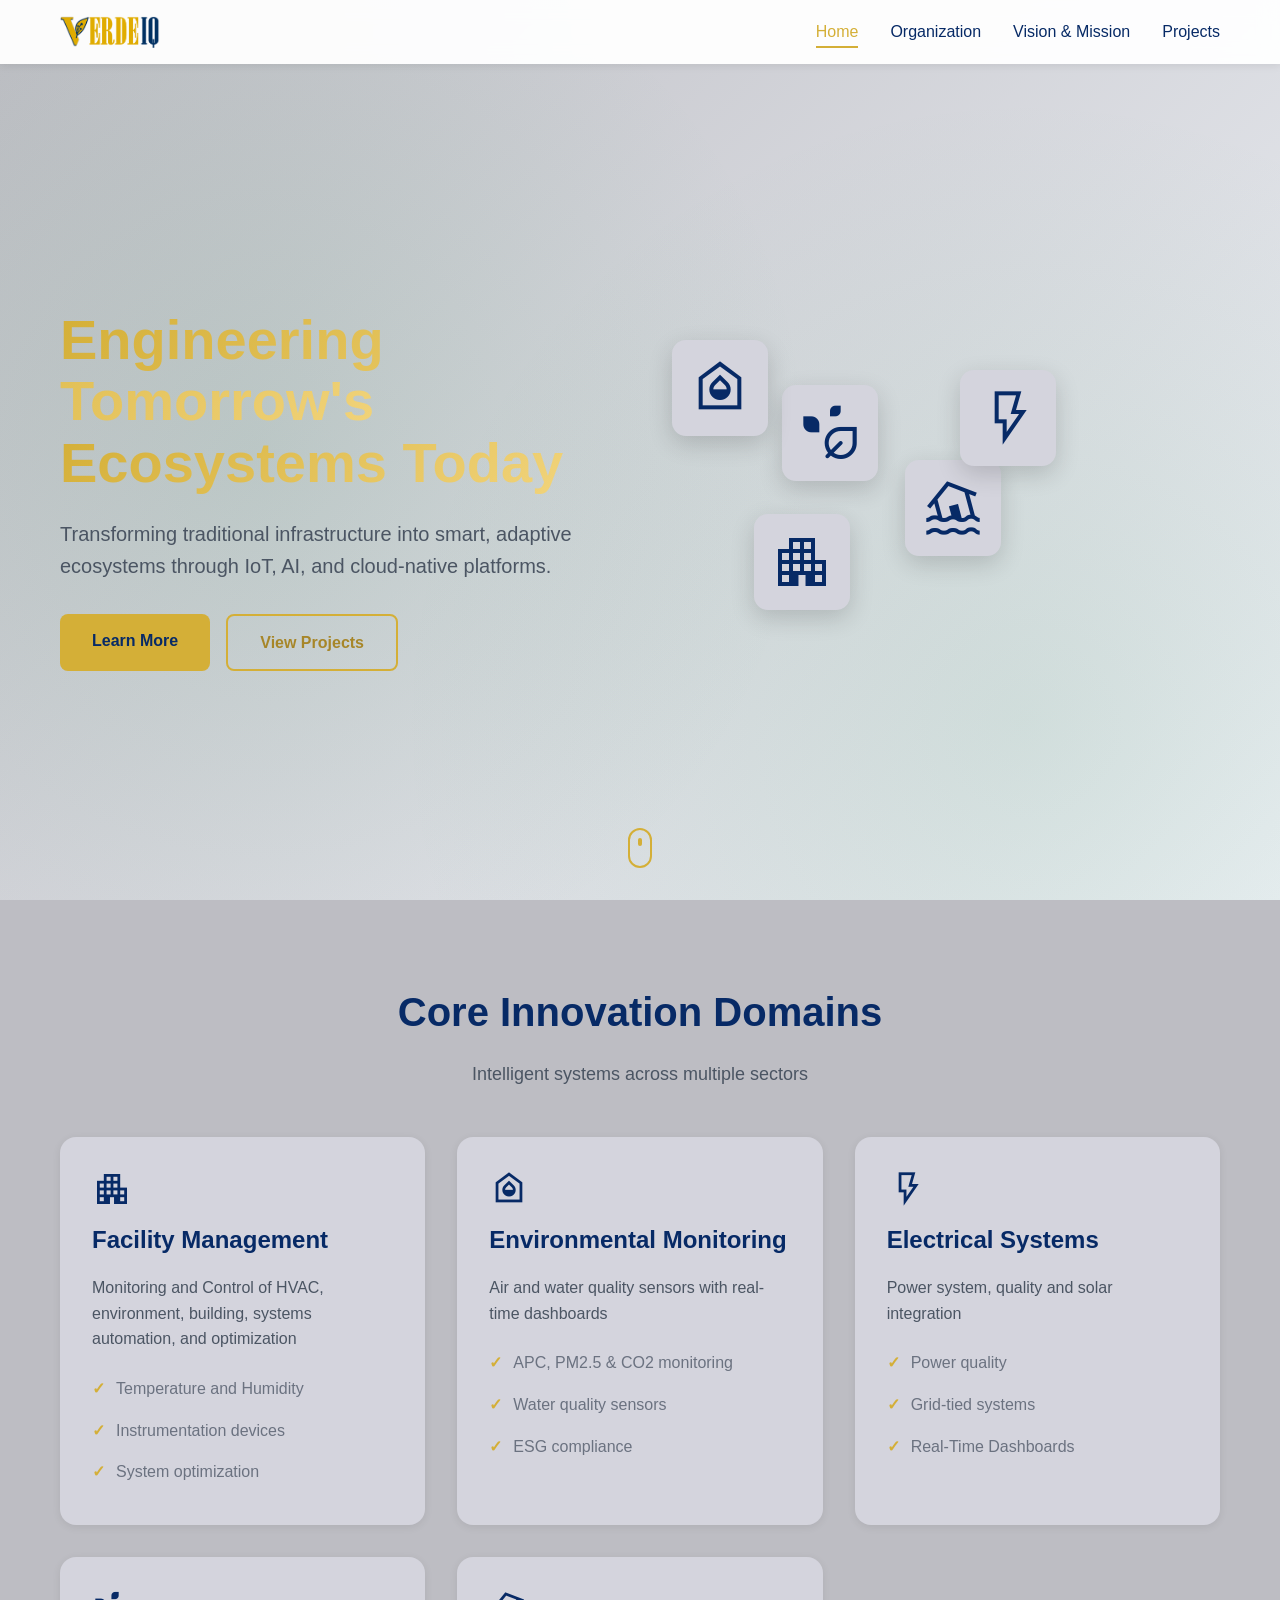
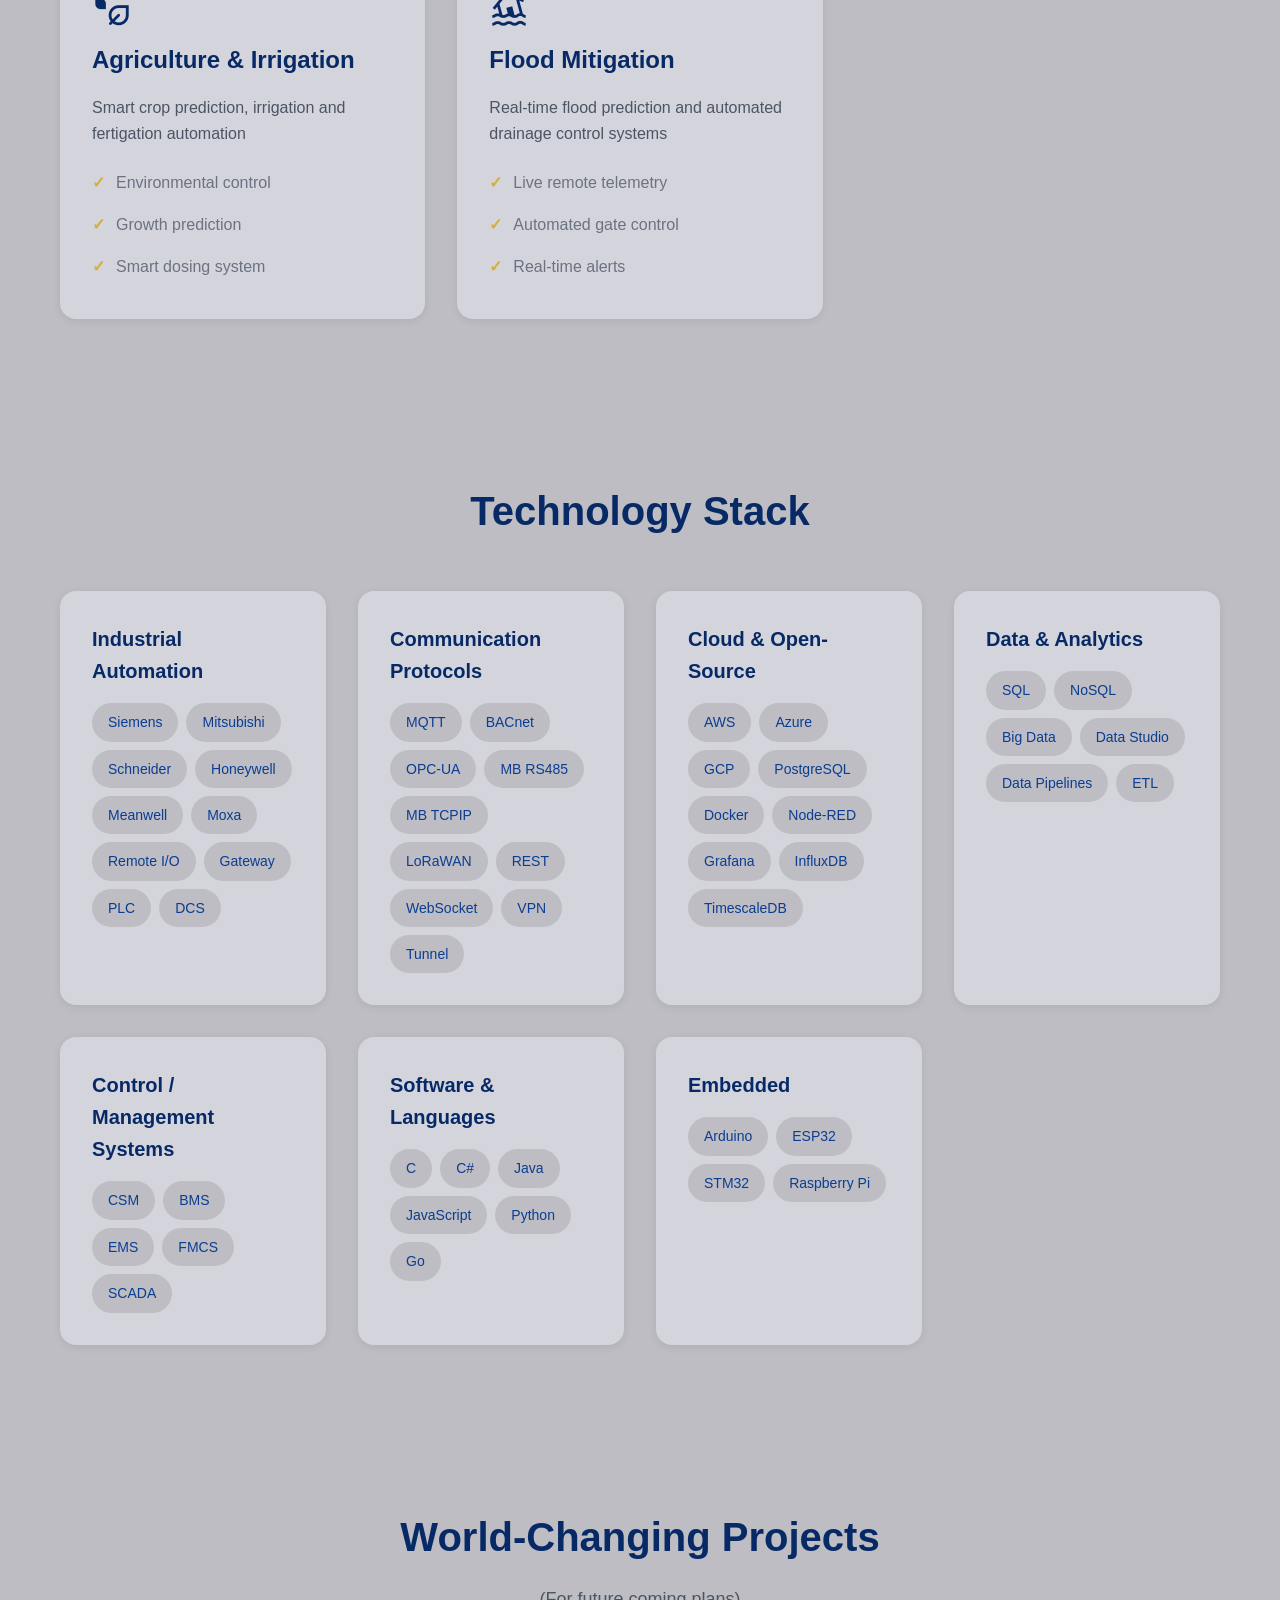
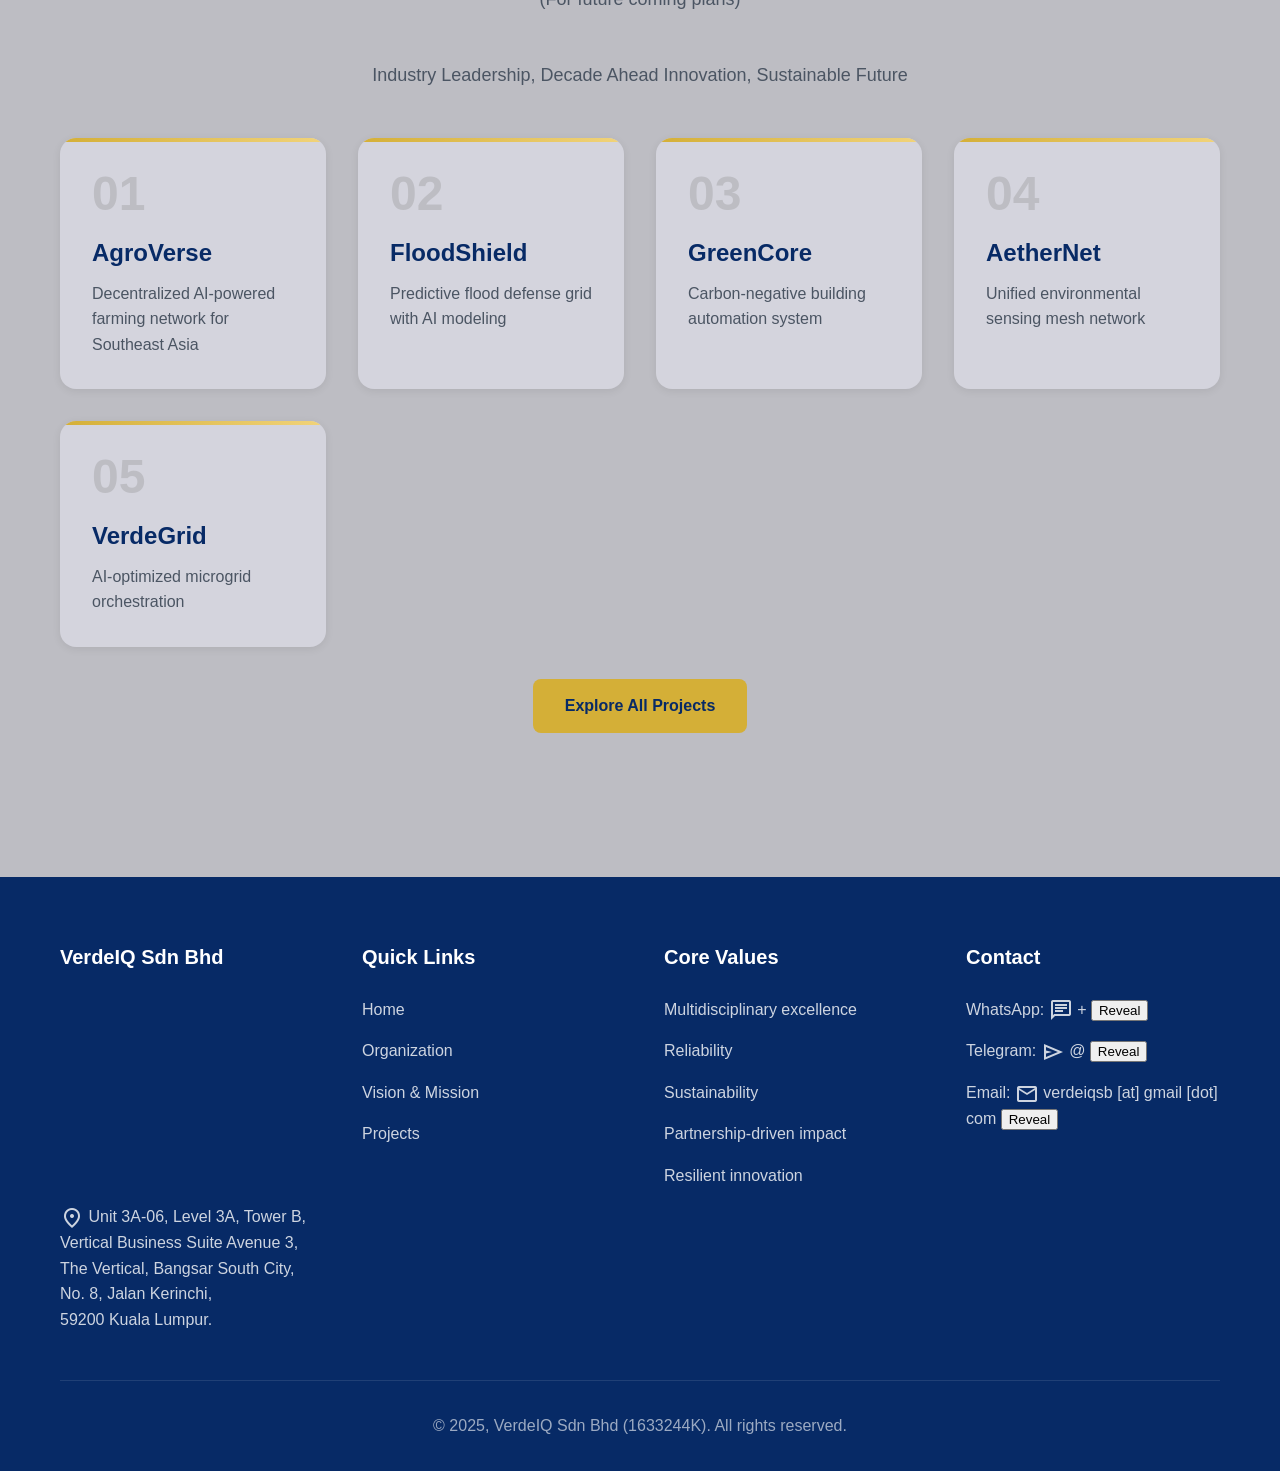
<file: index.html>
<!DOCTYPE html>
<html lang="en">
<head>
    <meta charset="UTF-8">
    <meta name="viewport" content="width=device-width, initial-scale=1.0">
    <title>VerdeIQ Sdn Bhd - Engineering Tomorrow's Ecosystems Today</title>
    <link rel="icon" type="image/png" href="app.png">
    <meta name="description" content="VerdeIQ Sdn Bhd: Intelligent systems for agriculture, irrigation, flood mitigation, environmental monitoring, and facility management.">
    <link rel="stylesheet" href="styles.css">
    <link href="https://fonts.googleapis.com/css2?family=Material+Symbols+Outlined" rel="stylesheet">
</head>
<body>
    <div data-include="includes/header.html"></div>

    <!-- Hero Section -->
    <section class="hero">
        <div class="hero-background">
            <div class="hero-pattern"></div>
        </div>
        <div class="container">
            <div class="hero-content">
                <h1 class="hero-title animate-fade-in">
                    <span class="highlight">Engineering Tomorrow's</span>
                    <span class="highlight">Ecosystems Today</span>
                </h1>
                <p class="hero-subtitle animate-fade-in-delay">
                    Transforming traditional infrastructure into smart, adaptive ecosystems through IoT, AI, and cloud-native platforms.
                </p>
                <div class="hero-buttons animate-fade-in-delay-2">
                    <a href="about.html" class="btn btn-primary">Learn More</a>
                    <a href="projects.html" class="btn btn-secondary">View Projects</a>
                </div>
            </div>
            <div class="hero-visual">
                <div class="floating-card card-1">
                    <div class="card-icon">
                        <span class="material-symbols-outlined icon-svg floating-icon">temp_preferences_eco</span>
                        <div class="card-text">Smart Agriculture</div>
                    </div>
                </div>
                <div class="floating-card card-2">
                    <div class="card-icon">
                        <span class="material-symbols-outlined icon-svg floating-icon">flood</span>
                        <div class="card-text">Flood Mitigation</div>
                    </div>
                </div>
                <div class="floating-card card-3">
                    <div class="card-icon">
                        <span class="material-symbols-outlined icon-svg floating-icon">apartment</span>
                    <div class="card-text">Facility Management</div>
                    </div>
                </div>
                <div class="floating-card card-4">
                    <div class="card-icon">
                        <span class="material-symbols-outlined icon-svg floating-icon">flash_on</span>
                        <div class="card-text">Electrical Systems</div>
                    </div>
                </div>
                <div class="floating-card card-5">
                    <div class="card-icon">
                        <span class="material-symbols-outlined icon-svg floating-icon">humidity_indoor</span>
                        <div class="card-text">Environmental Monitoring</div>
                    </div>
                </div>
            </div>
        </div>
        <div class="scroll-indicator">
            <div class="mouse"></div>
        </div>
    </section>

    <!-- Core Domains Section -->
    <section class="domains-section" id="domains">
        <div class="container">
            <h2 class="section-title">Core Innovation Domains</h2>
            <p class="section-subtitle">Intelligent systems across multiple sectors</p>
            <div class="domains-grid">
                <div class="domain-card" data-domain="facility">
                    <div class="domain-icon">
                        <span class="material-symbols-outlined icon-svg domain-icon-img">apartment</span>
                    </div>
                    <h3>Facility Management</h3>
                    <p>Monitoring and Control of HVAC, environment, building, systems automation, and optimization</p>
                    <ul class="domain-features">
                        <li>Temperature and Humidity</li>
                        <li>Instrumentation devices</li>
                        <li>System optimization</li>
                    </ul>
                </div>
                <div class="domain-card" data-domain="environment">
                    <div class="domain-icon">
                        <span class="material-symbols-outlined icon-svg domain-icon-img">humidity_indoor</span>
                    </div>
                    <h3>Environmental Monitoring</h3>
                    <p>Air and water quality sensors with real-time dashboards</p>
                    <ul class="domain-features">
                        <li>APC, PM2.5 & CO2 monitoring</li>
                        <li>Water quality sensors</li>
                        <li>ESG compliance</li>
                    </ul>
                </div>
                <div class="domain-card" data-domain="electrical">
                    <div class="domain-icon">
                        <span class="material-symbols-outlined icon-svg domain-icon-img">flash_on</span>
                    </div>
                    <h3>Electrical Systems</h3>
                    <p>Power system, quality and solar integration</p>
                    <ul class="domain-features">
                        <li>Power quality</li>
                        <li>Grid-tied systems</li>
                        <li>Real-Time Dashboards</li>
                    </ul>
                </div>
                <div class="domain-card" data-domain="agriculture">
                    <div class="domain-icon">
                        <span class="material-symbols-outlined icon-svg domain-icon-img">temp_preferences_eco</span>
                    </div>
                    <h3>Agriculture & Irrigation</h3>
                    <p>Smart crop prediction, irrigation and fertigation automation</p>
                    <ul class="domain-features">
                        <li>Environmental control</li>
                        <li>Growth prediction</li>
                        <li>Smart dosing system</li>
                    </ul>
                </div>
                <div class="domain-card" data-domain="flood">
                    <div class="domain-icon">
                        <span class="material-symbols-outlined icon-svg domain-icon-img">flood</span>
                    </div>
                    <h3>Flood Mitigation</h3>
                    <p>Real-time flood prediction and automated drainage control systems</p>
                    <ul class="domain-features">
                        <li>Live remote telemetry</li>
                        <li>Automated gate control</li>
                        <li>Real-time alerts</li>
                    </ul>
                </div>
            </div>
        </div>
    </section>


    <div data-include="includes/tech-stack.html"></div>

    <!-- Open Source & Community -- >
    <section class="content-section">
        <div class="container">
            <div class="content-card">
                <h2>Open Source & Community</h2>
                <p>We build on and contribute to established open-source projects and maintain community integrations.</p>
                <ul class="open-source-list">
                    <li><strong>Home Assistant</strong> — integrations and device drivers</li>
                    <li><strong>Node-RED</strong> — flow-based automation templates</li>
                    <li><strong>Grafana</strong> — dashboards and visualizations</li>
                    <li><strong>InfluxDB</strong> — time-series ingestion connectors</li>
                </ul>
            </div>
        </div>
    </section> -->

    <!-- Top Projects Preview -->
    <section class="projects-preview">
        <div class="container">
            <h2 class="section-title">World-Changing Projects</h2>
            <p class="section-subtitle">(For future coming plans)</p>
            <p class="section-subtitle">Industry Leadership, Decade Ahead Innovation, Sustainable Future</p>

            <div class="projects-grid">
                <div class="project-card">
                    <div class="project-number">01</div>    
                    <h3>AgroVerse</h3>
                    <p>Decentralized AI-powered farming network for Southeast Asia</p>
                </div>
                <div class="project-card">
                    <div class="project-number">02</div>
                    <h3>FloodShield</h3>
                    <p>Predictive flood defense grid with AI modeling</p>
                </div>
                <div class="project-card">
                    <div class="project-number">03</div>
                    <h3>GreenCore</h3>
                    <p>Carbon-negative building automation system</p>
                </div>
                <div class="project-card">
                    <div class="project-number">04</div>
                    <h3>AetherNet</h3>
                    <p>Unified environmental sensing mesh network</p>
                </div>
                <div class="project-card">
                    <div class="project-number">05</div>
                    <h3>VerdeGrid</h3>
                    <p>AI-optimized microgrid orchestration</p>
                </div>
            </div>
            <div class="text-center">
                <a href="projects.html" class="btn btn-primary">Explore All Projects</a>
            </div>
        </div>
    </section>

    <div data-include="includes/footer.html"></div>

    <script src="include.js"></script>
    <script src="script.js"></script>
</body>
</html>
</file>
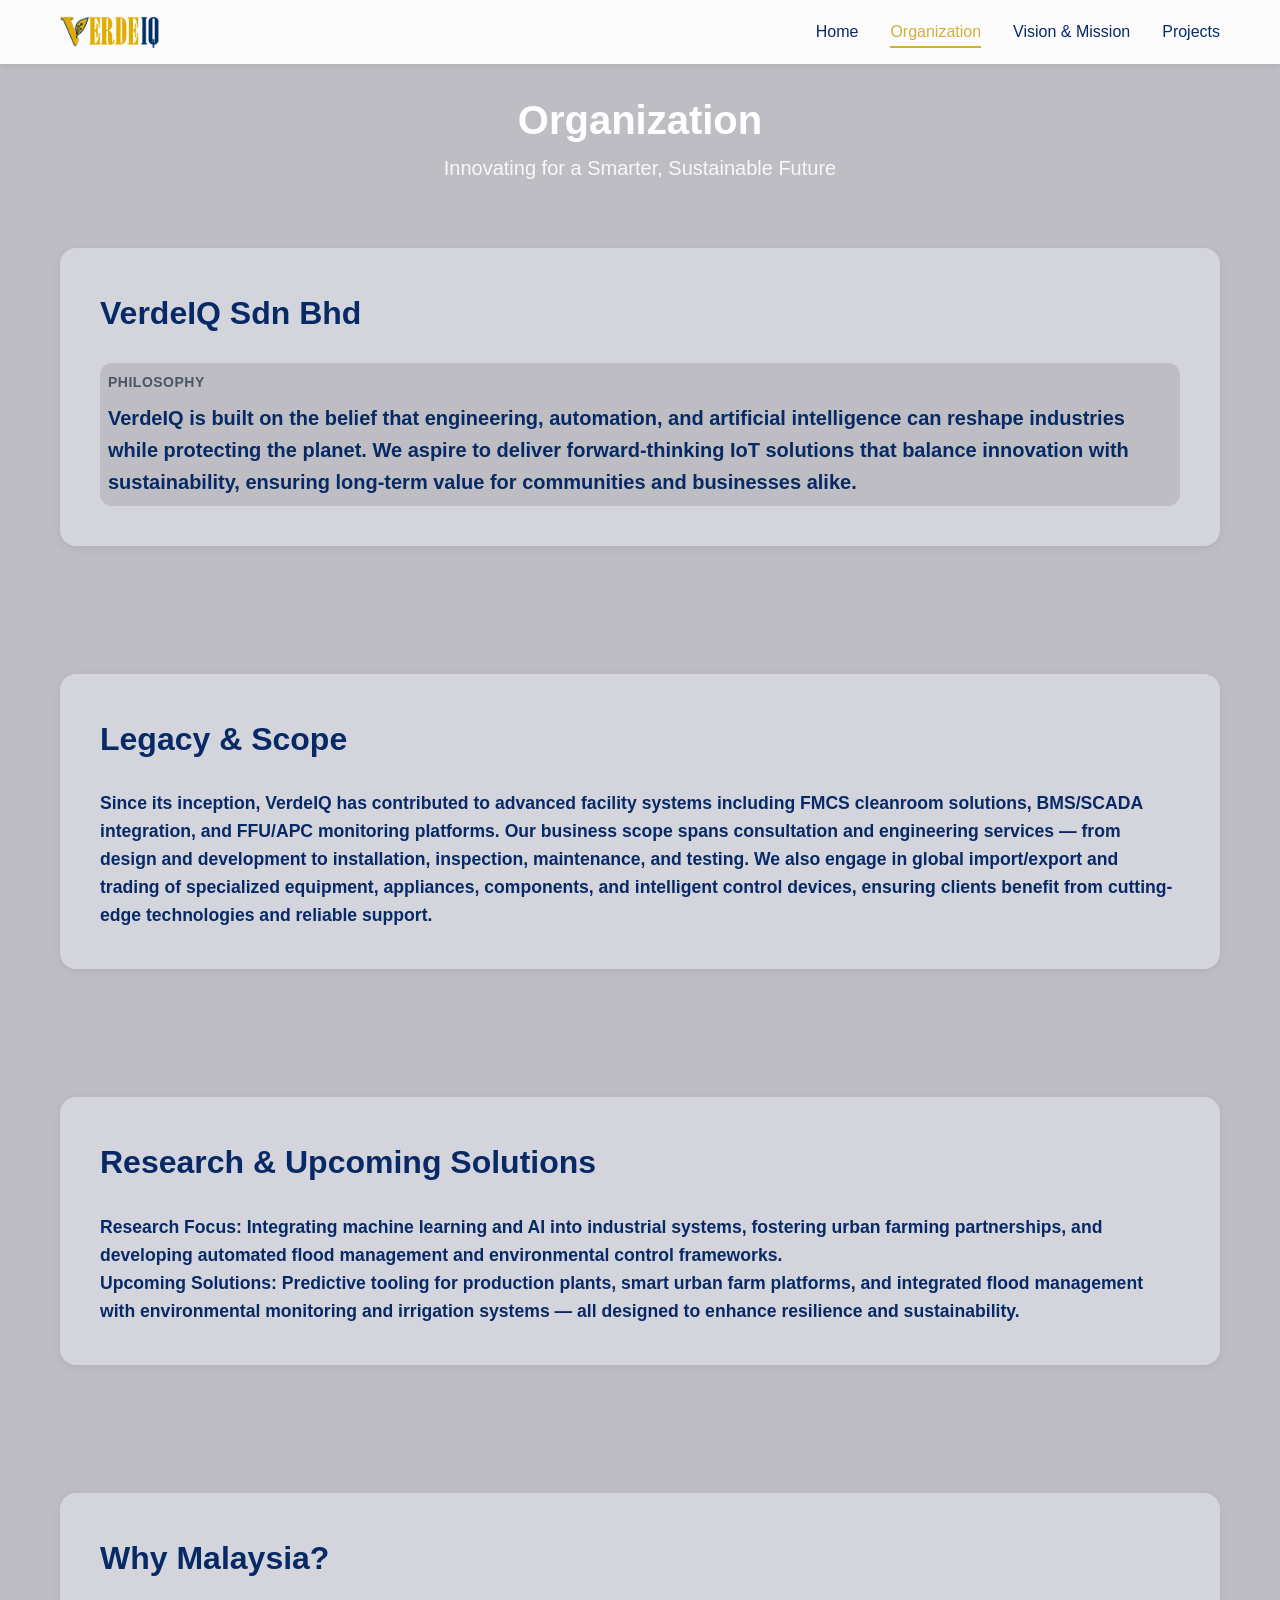
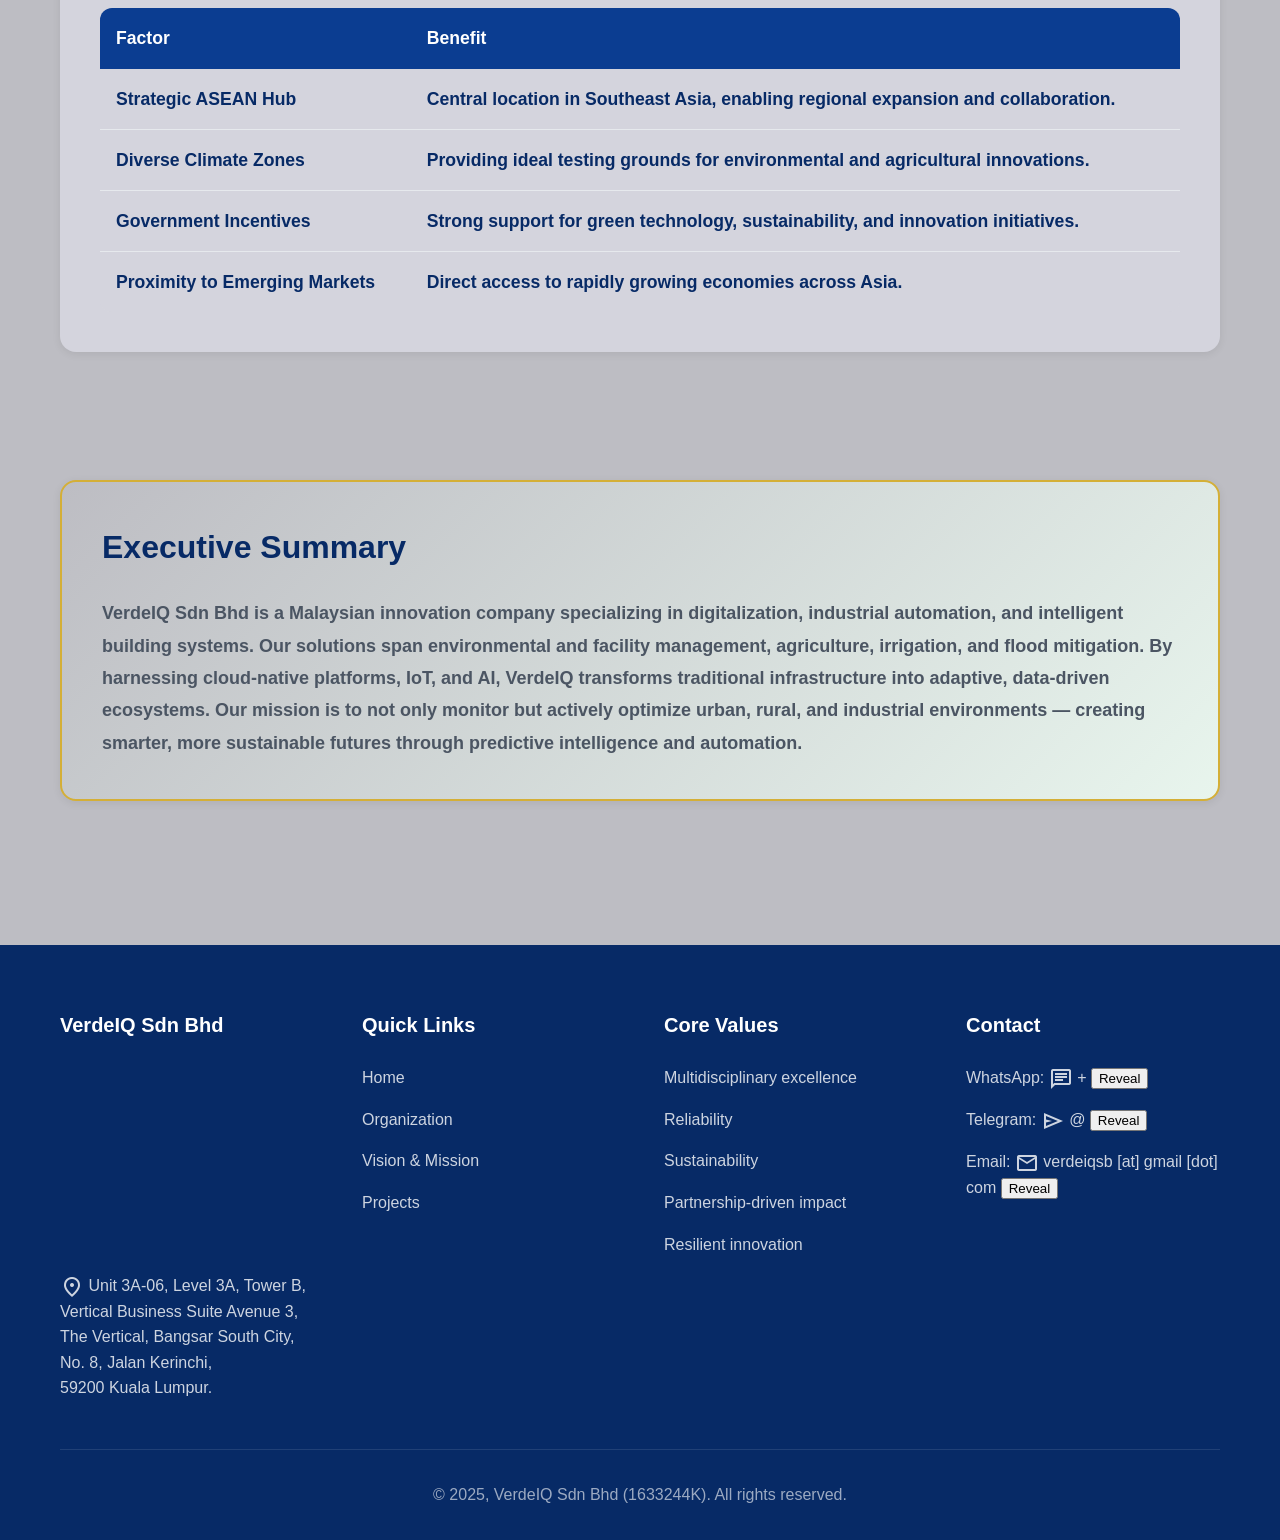
<file: about.html>
<!DOCTYPE html>
<html lang="en">
<head>
    <meta charset="UTF-8">
    <meta name="viewport" content="width=device-width, initial-scale=1.0">
    <title>Organization - VerdeIQ Sdn Bhd</title>
    <link rel="icon" type="image/png" href="app.png">
    <meta name="description" content="Discover VerdeIQ Sdn Bhd: a Malaysian innovation company driving IoT, AI, and sustainable engineering solutions.">
    <link rel="stylesheet" href="styles.css">
    <link href="https://fonts.googleapis.com/css2?family=Material+Symbols+Outlined" rel="stylesheet">
</head>
<body>
    <div data-include="includes/header.html"></div>

    <!-- Page Header -->
    <section class="page-header">
        <div class="container">
            <h1 class="page-title">Organization</h1>
            <p class="page-subtitle">Innovating for a Smarter, Sustainable Future</p>
        </div>
    </section>

    <!-- Company Background -->
    <section class="content-section">
        <div class="container">
            <div class="content-card">
                <h2>VerdeIQ Sdn Bhd</h2>
                <div class="info-item">
                    <div class="info-label">Philosophy</div>
                    <div class="info-value">
                        VerdeIQ is built on the belief that engineering, automation, and artificial intelligence can reshape industries while protecting the planet. We aspire to deliver forward-thinking IoT solutions that balance innovation with sustainability, ensuring long-term value for communities and businesses alike.
                    </div>
                </div>
            </div>
        </div>
    </section>

    <!-- Legacy & Business Scope -->
    <section class="content-section">
        <div class="container">
            <div class="content-card">
                <h2>Legacy & Scope</h2>
                <p>
                    Since its inception, VerdeIQ has contributed to advanced facility systems including FMCS cleanroom solutions, BMS/SCADA integration, and FFU/APC monitoring platforms. Our business scope spans consultation and engineering services — from design and development to installation, inspection, maintenance, and testing. We also engage in global import/export and trading of specialized equipment, appliances, components, and intelligent control devices, ensuring clients benefit from cutting-edge technologies and reliable support.
                </p>
            </div>
        </div>
    </section>

    <!-- Research & Upcoming Solutions -->
    <section class="content-section">
        <div class="container">
            <div class="content-card">
                <h2>Research & Upcoming Solutions</h2>
                <p><strong>Research Focus:</strong> Integrating machine learning and AI into industrial systems, fostering urban farming partnerships, and developing automated flood management and environmental control frameworks.</p>
                <p><strong>Upcoming Solutions:</strong> Predictive tooling for production plants, smart urban farm platforms, and integrated flood management with environmental monitoring and irrigation systems — all designed to enhance resilience and sustainability.</p>
            </div>
        </div>
    </section>


    <!-- Why Malaysia -->
    <section class="content-section">
        <div class="container">
            <div class="content-card">
                <h2>Why Malaysia?</h2>
                <div class="table-responsive">
                    <table class="data-table">
                        <thead>
                            <tr>
                                <th>Factor</th>
                                <th>Benefit</th>
                            </tr>
                        </thead>
                        <tbody>
                            <tr>
                                <td>Strategic ASEAN Hub</td>
                                <td>Central location in Southeast Asia, enabling regional expansion and collaboration.</td>
                            </tr>
                            <tr>
                                <td>Diverse Climate Zones</td>
                                <td>Providing ideal testing grounds for environmental and agricultural innovations.</td>
                            </tr>
                            <tr>
                                <td>Government Incentives</td>
                                <td>Strong support for green technology, sustainability, and innovation initiatives.</td>
                            </tr>
                            <tr>
                                <td>Proximity to Emerging Markets</td>
                                <td>Direct access to rapidly growing economies across Asia.</td>
                            </tr>
                        </tbody>
                    </table>
                </div>
            </div>
        </div>
    </section>

    <!-- Executive Summary -->
    <section class="content-section">
        <div class="container">
            <div class="content-card highlight-card">
                <h2>Executive Summary</h2>
                <p class="lead-text">
                    VerdeIQ Sdn Bhd is a Malaysian innovation company specializing in digitalization, industrial automation, and intelligent building systems. Our solutions span environmental and facility management, agriculture, irrigation, and flood mitigation. By harnessing cloud-native platforms, IoT, and AI, VerdeIQ transforms traditional infrastructure into adaptive, data-driven ecosystems. Our mission is to not only monitor but actively optimize urban, rural, and industrial environments — creating smarter, more sustainable futures through predictive intelligence and automation.
                </p>
            </div>
        </div>
    </section>

    <div data-include="includes/footer.html"></div>

    <script src="include.js"></script>
    <script src="script.js"></script>
</body>
</html>
</file>
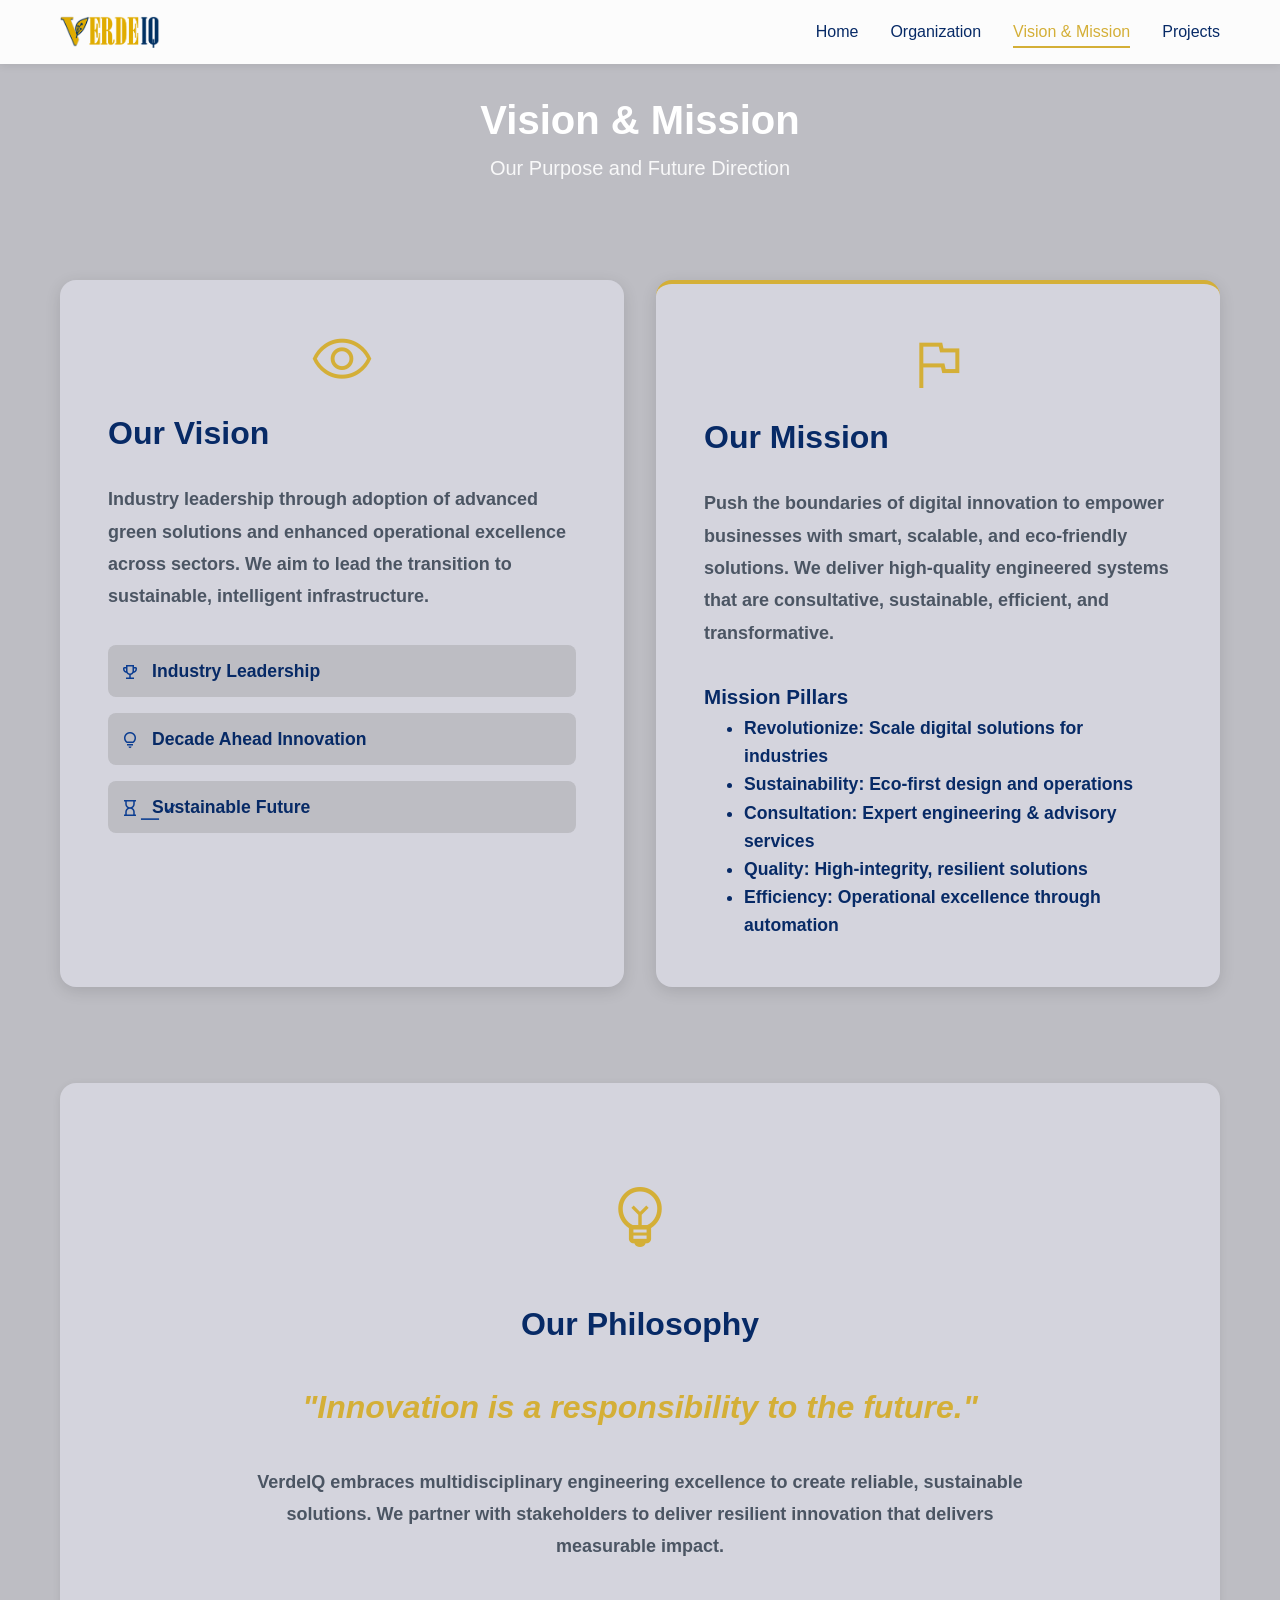
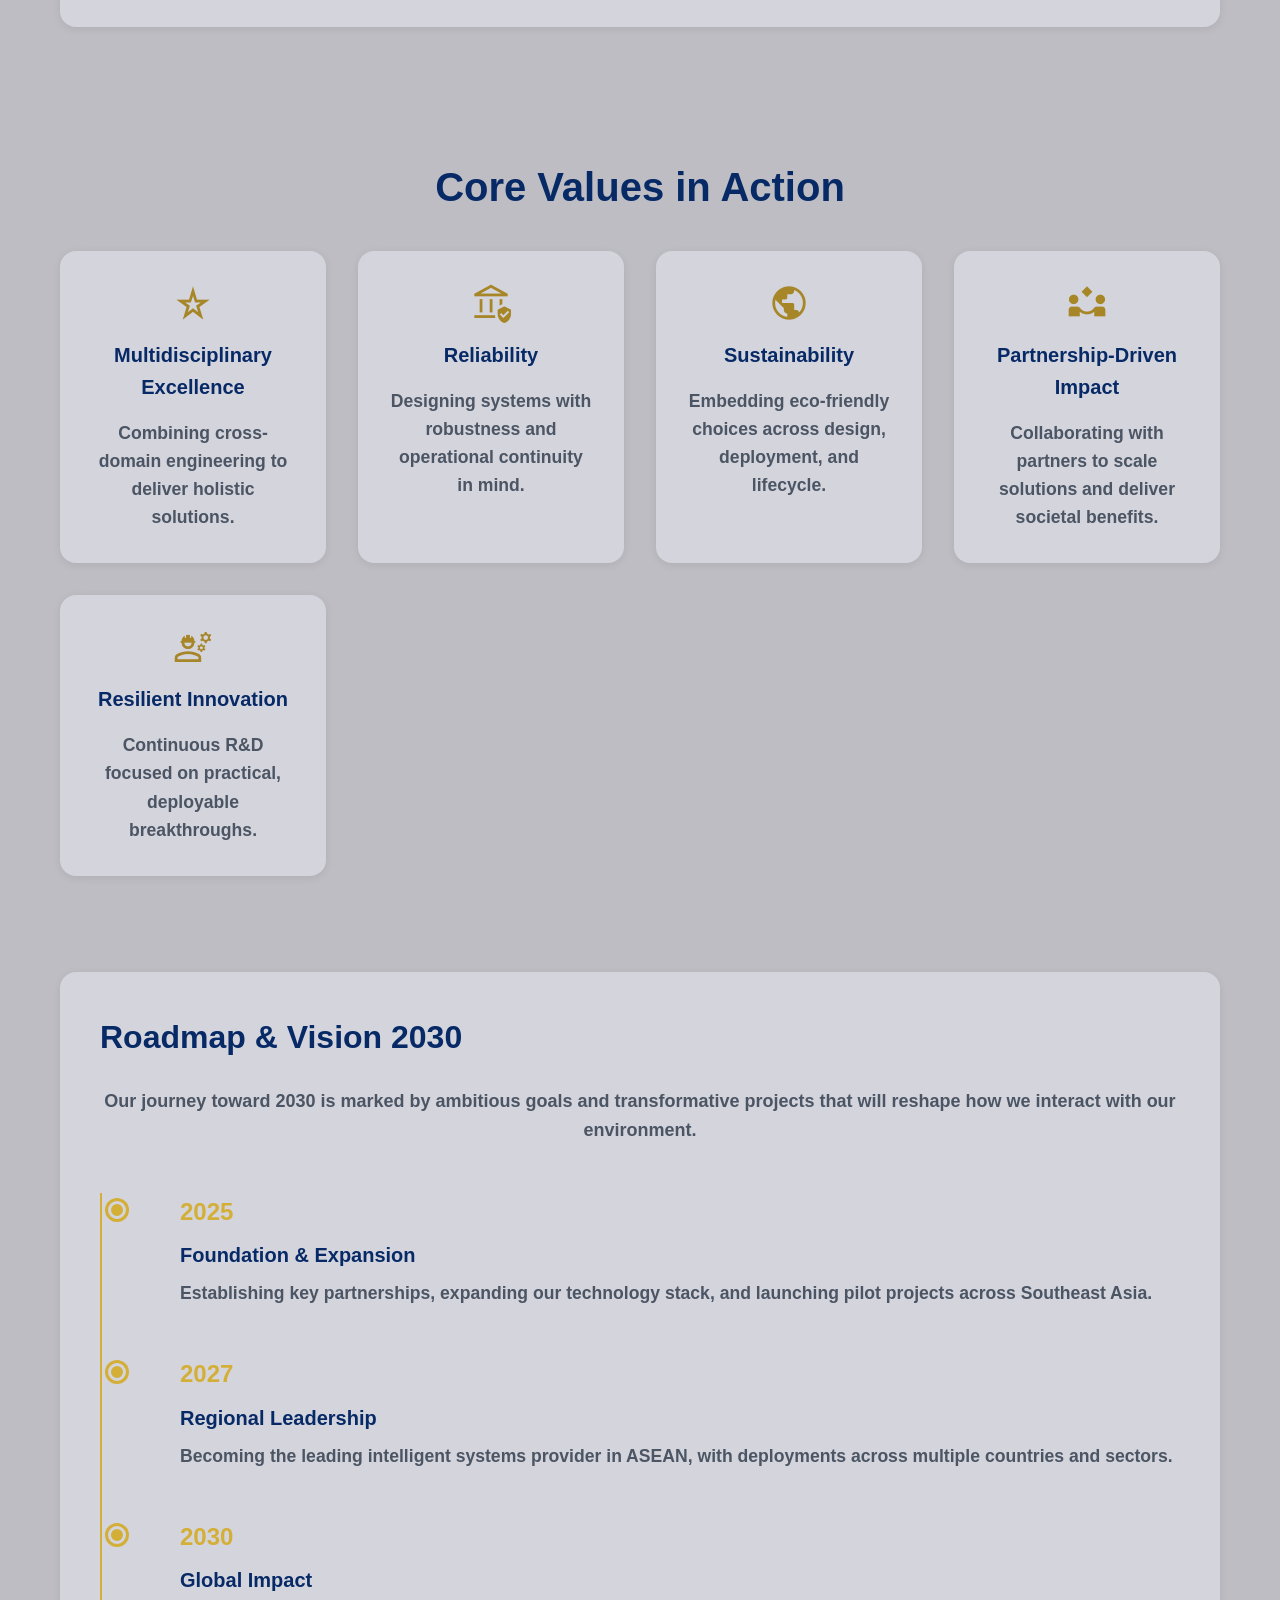
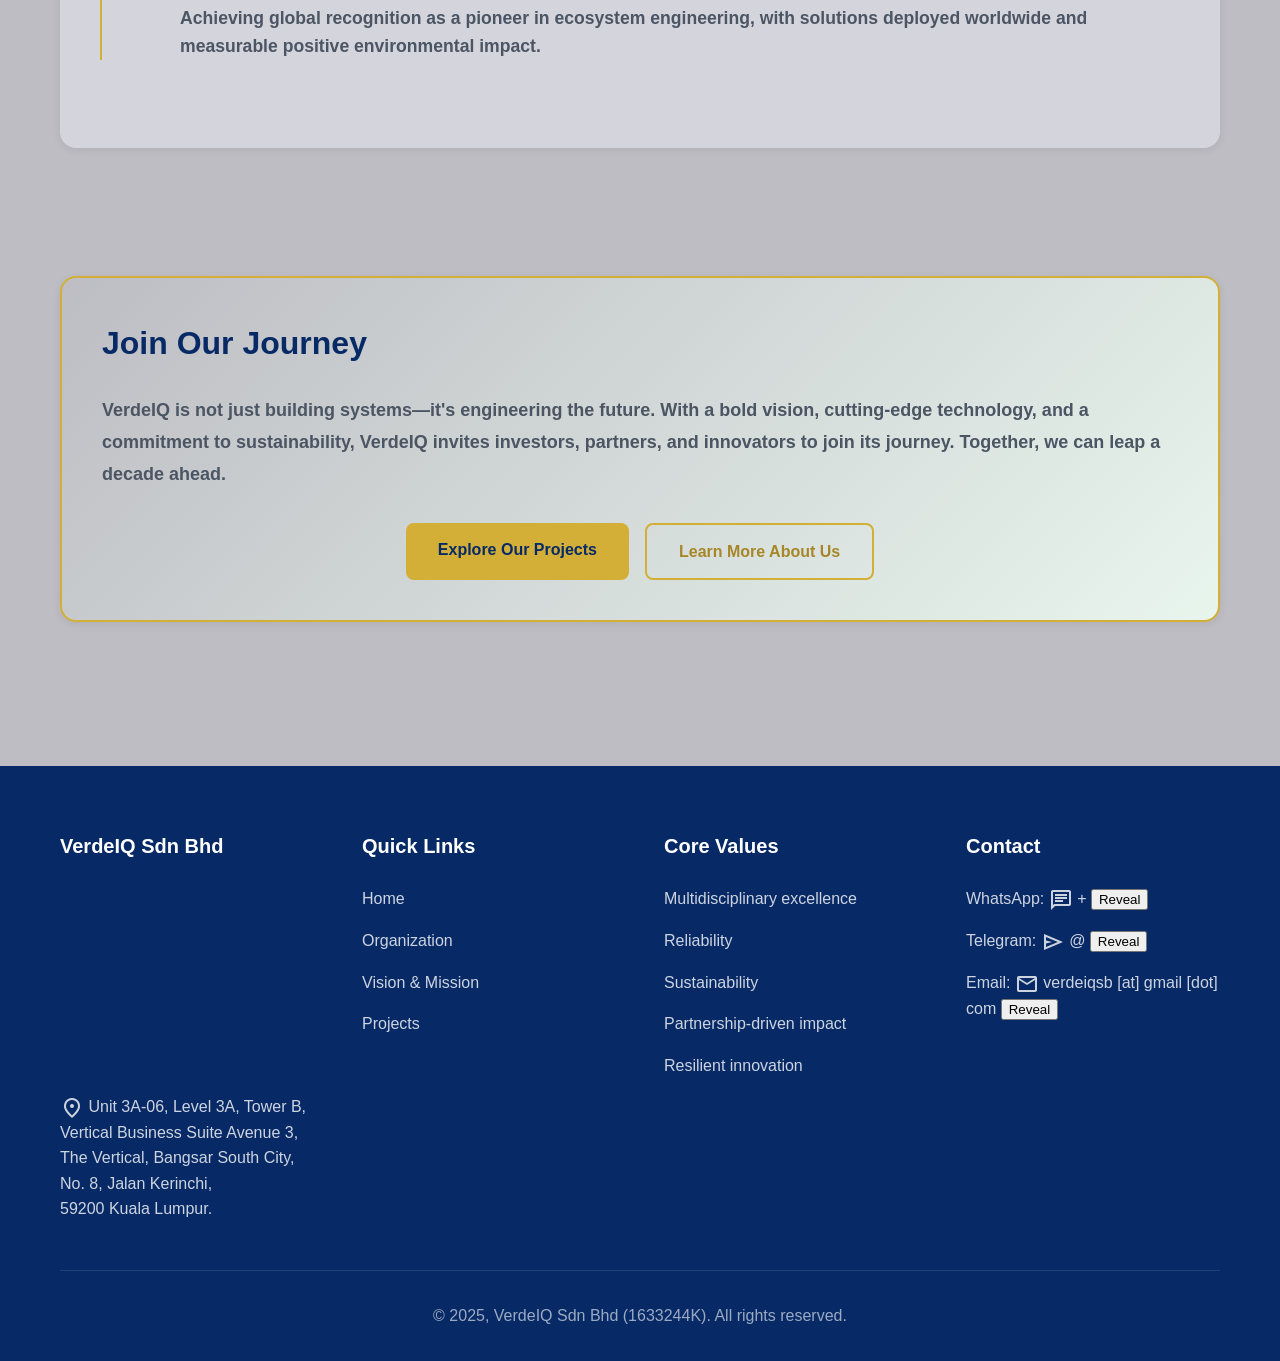
<file: vision-mission.html>
<!DOCTYPE html>
<html lang="en">
<head>
    <meta charset="UTF-8">
    <meta name="viewport" content="width=device-width, initial-scale=1.0">
    <title>Vision & Mission - VerdeIQ Sdn Bhd</title>
    <link rel="icon" type="image/png" href="app.png">
    <meta name="description" content="Vision and Mission of VerdeIQ Sdn Bhd - Engineering Tomorrow's Ecosystems Today.">
    <link rel="stylesheet" href="styles.css">
    <link href="https://fonts.googleapis.com/css2?family=Material+Symbols+Outlined" rel="stylesheet">
</head>
<body>
    <div data-include="includes/header.html"></div>

    <!-- Page Header -->
    <section class="page-header">
        <div class="container">
            <h1 class="page-title">Vision & Mission</h1>
            <p class="page-subtitle">Our Purpose and Future Direction</p>
        </div>
    </section>

    <!-- Mission Section -->
    <section class="content-section">
        <div class="container">
            <div class="vision-mission-grid">
                <div class="vm-card vision-card">
                    <div class="vm-icon"><span class="material-symbols-outlined icon-svg">visibility</span></div>
                    <h2>Our Vision</h2>
                    <p class="vm-text">
                        Industry leadership through adoption of advanced green solutions and enhanced operational excellence across sectors. We aim to lead the transition to sustainable, intelligent infrastructure.
                    </p>
                    <div class="vm-highlights">
                        <div class="vm-highlight-item">
                            <span class="highlight-icon"><span class="material-symbols-outlined icon-svg">emoji_events</span></span>
                            <span>Industry Leadership</span>
                        </div>
                        <div class="vm-highlight-item">
                            <span class="highlight-icon"><span class="material-symbols-outlined icon-svg">lightbulb</span></span>
                            <span>Decade Ahead Innovation</span>
                        </div>
                        <div class="vm-highlight-item">
                            <span class="highlight-icon"><span class="material-symbols-outlined icon-svg">hourglass_check</span></span>
                            <span>Sustainable Future</span>
                        </div>
                    </div>
                </div>

                <div class="vm-card mission-card">
                    <div class="vm-icon"><span class="material-symbols-outlined icon-svg">flag</span></div>
                    <h2>Our Mission</h2>
                    <p class="vm-text">
                        Push the boundaries of digital innovation to empower businesses with smart, scalable, and eco-friendly solutions. We deliver high-quality engineered systems that are consultative, sustainable, efficient, and transformative.
                    </p>
                    <h3>Mission Pillars</h3>
                    <ul>
                        <li>Revolutionize: Scale digital solutions for industries</li>
                        <li>Sustainability: Eco-first design and operations</li>
                        <li>Consultation: Expert engineering & advisory services</li>
                        <li>Quality: High-integrity, resilient solutions</li>
                        <li>Efficiency: Operational excellence through automation</li>
                    </ul>
                </div>
            </div>
        </div>
    </section>

    <!-- Philosophy Section -->
    <section class="content-section">
        <div class="container">
                <div class="content-card philosophy-card">
                <div class="philosophy-icon"><span class="material-symbols-outlined icon-svg">emoji_objects</span></div>
                <h2>Our Philosophy</h2>
                <p class="philosophy-quote">
                    "Innovation is a responsibility to the future."
                </p>
                <p class="philosophy-text">
                    VerdeIQ embraces multidisciplinary engineering excellence to create reliable, sustainable solutions. We partner with stakeholders to deliver resilient innovation that delivers measurable impact.
                </p>
            </div>
        </div>
    </section>

    <!-- Core Values Detailed -->
    <section class="content-section">
        <div class="container">
            <h2 class="section-title">Core Values in Action</h2>
            <div class="values-grid">
                <div class="value-card">
                    <div class="value-card-icon"><span class="material-symbols-outlined icon-svg">star_rate</span></div>
                    <h3>Multidisciplinary Excellence</h3>
                    <p>Combining cross-domain engineering to deliver holistic solutions.</p>
                </div>
                <div class="value-card">
                    <div class="value-card-icon"><span class="material-symbols-outlined icon-svg">assured_workload</span></div>
                    <h3>Reliability</h3>
                    <p>Designing systems with robustness and operational continuity in mind.</p>
                </div>
                <div class="value-card">
                    <div class="value-card-icon"><span class="material-symbols-outlined icon-svg">public</span></div>
                    <h3>Sustainability</h3>
                    <p>Embedding eco-friendly choices across design, deployment, and lifecycle.</p>
                </div>
                <div class="value-card">
                    <div class="value-card-icon"><span class="material-symbols-outlined icon-svg">partner_exchange</span></div>
                    <h3>Partnership-Driven Impact</h3>
                    <p>Collaborating with partners to scale solutions and deliver societal benefits.</p>
                </div>
                <div class="value-card">
                    <div class="value-card-icon"><span class="material-symbols-outlined icon-svg">engineering</span></div>
                    <h3>Resilient Innovation</h3>
                    <p>Continuous R&D focused on practical, deployable breakthroughs.</p>
                </div>
            </div>
    </section>

    <!-- Roadmap Vision 2030 -->
    <section class="content-section roadmap-section">
        <div class="container">
            <div class="content-card">
                <h2>Roadmap & Vision 2030</h2>
                <p class="roadmap-intro">
                    Our journey toward 2030 is marked by ambitious goals and transformative projects that will reshape how we interact with our environment.
                </p>
                <div class="roadmap-timeline">
                    <div class="timeline-item">
                        <div class="timeline-year">2025</div>
                        <div class="timeline-content">
                            <h3>Foundation & Expansion</h3>
                            <p>Establishing key partnerships, expanding our technology stack, and launching pilot projects across Southeast Asia.</p>
                        </div>
                    </div>
                    <div class="timeline-item">
                        <div class="timeline-year">2027</div>
                        <div class="timeline-content">
                            <h3>Regional Leadership</h3>
                            <p>Becoming the leading intelligent systems provider in ASEAN, with deployments across multiple countries and sectors.</p>
                        </div>
                    </div>
                    <div class="timeline-item">
                        <div class="timeline-year">2030</div>
                        <div class="timeline-content">
                            <h3>Global Impact</h3>
                            <p>Achieving global recognition as a pioneer in ecosystem engineering, with solutions deployed worldwide and measurable positive environmental impact.</p>
                        </div>
                    </div>
                </div>
            </div>
        </div>
    </section>

    <!-- Closing Statement -->
    <section class="content-section">
        <div class="container">
            <div class="content-card highlight-card closing-statement">
                <h2>Join Our Journey</h2>
                <p class="lead-text">
                    VerdeIQ is not just building systems—it's engineering the future. With a bold vision, cutting-edge technology, and a commitment to sustainability, VerdeIQ invites investors, partners, and innovators to join its journey. Together, we can leap a decade ahead.
                </p>
                <div class="cta-buttons">
                    <a href="projects.html" class="btn btn-primary">Explore Our Projects</a>
                    <a href="about.html" class="btn btn-secondary">Learn More About Us</a>
                </div>
            </div>
        </div>
    </section>

    <div data-include="includes/footer.html"></div>

    <script src="include.js"></script>
    <script src="script.js"></script>
</body>
</html>
</file>
<file: styles.css>
/* ===== CSS Variables ===== */
:root {
    /* Theme colors updated: gold accents, gray backgrounds, dark blue headers */
    --accent-gold: #D4AF37;
    --accent-gold-dark: #a78628;
    --accent-gold-light: #f1d37a;
    --dark-blue: #0B3D91;
    --dark-blue-deep: #072a66;
    --bg-gray: #bdbdc3;
    --bg-white: #d4d4dd;
    /* Backwards-compatible mappings for existing CSS variables */
    --primary-gold: var(--accent-gold);
    --primary-gold-dark: var(--accent-gold-dark);
    --primary-gold-light: var(--accent-gold-light);
    --bg-light: var(--bg-gray);
    --text-dark: #072a66;
    --text-muted: #4b5563;
    --text-light: #6b7280;
    --border-color: #e6e9ed;
    --shadow-sm: 0 2px 8px rgba(0, 0, 0, 0.08);
    --shadow-md: 0 4px 16px rgba(0, 0, 0, 0.12);
    --shadow-lg: 0 8px 24px rgba(0, 0, 0, 0.16);
    --transition: all 0.3s cubic-bezier(0.4, 0, 0.2, 1);
}

/* ===== Reset & Base Styles ===== */
* {
    margin: 0;
    box-sizing: border-box;
}

html {
    scroll-behavior: smooth;
}

body {
    font-family: -apple-system, BlinkMacSystemFont, 'Segoe UI', Roboto, 'Helvetica Neue', Arial, sans-serif;
    color: var(--text-dark);
    background-color: var(--bg-light);
    line-height: 1.6;
    overflow-x: hidden;
}

/* Material Symbols base styling for inline icon spans */
.material-symbols-outlined.icon-svg {
    display: inline-block;
    vertical-align: middle;
    line-height: 1;
}

.container {
    max-width: 1200px;
    margin: 0 auto;
    padding: 0 20px;
}

/* ===== Navigation ===== */
.navbar {
    position: fixed;
    top: 0;
    left: 0;
    right: 0;
    background: rgba(255, 255, 255, 0.95);
    backdrop-filter: blur(10px);
    box-shadow: var(--shadow-sm);
    z-index: 1000;
    transition: var(--transition);
}

.navbar.scrolled {
    box-shadow: var(--shadow-md);
}

.navbar .container {
    display: flex;
    justify-content: space-between;
    align-items: center;
    padding: 1rem 20px;
}

.nav-brand {
    display: flex;
    align-items: center;
    gap: 0.5rem;
    font-size: 1.5rem;
    font-weight: 1000;
    color: var(--dark-blue);
}

.logo {
  width: 100px;   /* adjust to desired width */
  height: auto;   /* keep aspect ratio */
}

@keyframes pulse {
    0%, 100% { transform: scale(1); }
    50% { transform: scale(1.1); }
}

.nav-menu {
    display: flex;
    list-style: none;
    gap: 2rem;
    align-items: center;
}

.nav-link {
    color: var(--text-dark);
    text-decoration: none;
    font-weight: 500;
    position: relative;
    transition: var(--transition);
    padding: 0.5rem 0;
}

.nav-link::after {
    content: '';
    position: absolute;
    bottom: 0;
    left: 0;
    width: 0;
    height: 2px;
    background: var(--primary-gold);
    transition: var(--transition);
}

.nav-link:hover::after,
.nav-link.active::after {
    width: 100%;
}

.nav-link:hover,
.nav-link.active {
    color: var(--primary-gold);
}

.nav-toggle {
    display: none;
    flex-direction: column;
    gap: 4px;
    background: none;
    border: none;
    cursor: pointer;
    padding: 0.5rem;
}

.nav-toggle span {
    width: 25px;
    height: 3px;
    background: var(--text-dark);
    transition: var(--transition);
    border-radius: 2px;
}

/* ===== Hero Section ===== */
.hero {
    position: relative;
    min-height: 100vh;
    display: flex;
    align-items: center;
    padding-top: 80px;
    overflow: hidden;
}

.hero-background {
    position: absolute;
    top: 0;
    left: 0;
    right: 0;
    bottom: 0;
    background: linear-gradient(135deg, var(--bg-light) 0%, #eef1f6 100%);
    z-index: -1;
}

.hero-pattern {
    position: absolute;
    width: 100%;
    height: 100%;
    background-image: 
        radial-gradient(circle at 20% 50%, rgba(31, 138, 74, 0.1) 0%, transparent 50%),
        radial-gradient(circle at 80% 80%, rgba(31, 138, 74, 0.1) 0%, transparent 50%);
    animation: patternMove 20s ease-in-out infinite;
}

@keyframes patternMove {
    0%, 100% { transform: translate(0, 0); }
    50% { transform: translate(-20px, -20px); }
}

.hero .container {
    display: grid;
    grid-template-columns: 1fr 1fr;
    gap: 4rem;
    align-items: center;
    position: relative;
    z-index: 1;
}

.hero-content {
    max-width: 600px;
}

.hero-title {
    font-size: 3.5rem;
    font-weight: 800;
    line-height: 1.1;
    margin-bottom: 1.5rem;
    color: var(--text-dark);
}

.hero-title .highlight {    
    background: linear-gradient(135deg, var(--accent-gold) 0%, var(--accent-gold-light) 100%);
    -webkit-text-fill-color: transparent;
    background-clip: text;
}

.hero-subtitle {
    font-size: 1.25rem;
    color: var(--text-muted);
    margin-bottom: 2rem;
    line-height: 1.6;
}

.hero-buttons {
    display: flex;
    gap: 1rem;
    flex-wrap: wrap;
}

.hero-visual {
    position: relative;
    height: 300px;
}

.floating-card {
    position: absolute;
    background: var(--bg-white);
    padding: 1rem; /* reduced padding for compact look */
    border-radius: 14px;
    box-shadow: var(--shadow-lg);
    display: flex;
    flex-direction: column;
    align-items: center;
    gap: 0.4rem;
    animation: float 6s ease-in-out infinite;
}

.floating-card .card-icon {
    font-size: 0; /* reset font-size for svg sizing */
}

.floating-card .card-icon svg,
.floating-card .card-icon .material-symbols-outlined.icon-svg {
    width: 64px;
    height: 64px;
    display: block;
    font-size: 64px;
    line-height: 1;
}

.floating-icon {
    width: 64px;
    height: 64px;
    display: block;
}

.floating-card .card-text {
    font-weight: 400;
    color: var(--text-dark);
}

.card-1 {
    top: 15%;
    left: 20%;
    animation-delay: 0s;
}

.card-2 {
    top: 40%;
    right: 40%;
    animation-delay: 2s;
}

.card-3 {
    bottom: 10%;
    left: 15%;
    animation-delay: 3s;
}

.card-4 {
    top: 10%;
    right: 30%;
    animation-delay: 1s;
}

.card-0 {
    bottom: 10%;
    right: 15%;
    animation-delay: 0s;
}

@keyframes float {
    0%, 100% { transform: translateY(0) rotate(0deg); }
    50% { transform: translateY(-20px) rotate(5deg); }
}

.scroll-indicator {
    position: absolute;
    bottom: 2rem;
    left: 50%;
    transform: translateX(-50%);
    animation: bounce 2s infinite;
}

.mouse {
    width: 24px;
    height: 40px;
    border: 2px solid var(--primary-gold);
    border-radius: 12px;
    position: relative;
}

.mouse::before {
    content: '';
    position: absolute;
    top: 8px;
    left: 50%;
    transform: translateX(-50%);
    width: 4px;
    height: 8px;
    background: var(--primary-gold);
    border-radius: 2px;
    animation: scroll 2s infinite;
}

@keyframes scroll {
    0% { opacity: 1; transform: translateX(-50%) translateY(0); }
    100% { opacity: 0; transform: translateX(-50%) translateY(12px); }
}

@keyframes bounce {
    0%, 100% { transform: translateX(-50%) translateY(0); }
    50% { transform: translateX(-50%) translateY(-10px); }
}

/* ===== Animations ===== */
.animate-fade-in {
    animation: fadeIn 1s ease-out;
}

.animate-fade-in-delay {
    animation: fadeIn 1s ease-out 0.3s both;
}

.animate-fade-in-delay-2 {
    animation: fadeIn 1s ease-out 0.6s both;
}

@keyframes fadeIn {
    from {
        opacity: 0;
        transform: translateY(20px);
    }
    to {
        opacity: 1;
        transform: translateY(0);
    }
}

/* ===== Buttons ===== */
.btn {
    display: inline-block;
    padding: 0.875rem 2rem;
    border-radius: 8px;
    font-weight: 600;
    text-decoration: none;
    transition: var(--transition);
    border: none;
    cursor: pointer;
    font-size: 1rem;
}

.btn-primary {
    background: var(--accent-gold);
    color: var(--dark-blue-deep);
}

.btn-primary:hover {
    background: var(--accent-gold-dark);
    transform: translateY(-2px);
    box-shadow: var(--shadow-md);
}

.btn-secondary {
    background: transparent;
    color: var(--accent-gold-dark);
    border: 2px solid var(--accent-gold);
}

.btn-secondary:hover {
    background: var(--accent-gold);
    color: var(--dark-blue-deep);
    transform: translateY(-2px);
}

/* ===== Section Styles ===== */
.section-title {
    font-size: 2.5rem;
    font-weight: 700;
    text-align: center;
    margin-bottom: 1rem;
    color: var(--text-dark);
}

.section-subtitle {
    font-size: 1.125rem;
    text-align: center;
    color: var(--text-muted);
    margin-bottom: 3rem;
}

.domains-section,
.tech-section,
.projects-preview {
    padding: 5rem 0;
}

/* ===== Domain Cards ===== */
.domains-grid {
    display: grid;
    grid-template-columns: repeat(auto-fit, minmax(280px, 1fr));
    gap: 2rem;
    margin-top: 3rem;
}

.domain-card {
    background: var(--bg-white);
    padding: 2rem;
    border-radius: 16px;
    box-shadow: var(--shadow-sm);
    transition: var(--transition);
    cursor: pointer;
}

.domain-card:hover {
    transform: translateY(-8px);
    box-shadow: var(--shadow-lg);
}

.domain-icon {
    font-size: 0; /* use svg sizing instead of font-size */
    margin-bottom: 0.75rem;
}

.domain-icon svg,
.domain-icon .material-symbols-outlined.icon-svg {
    width: 40px;
    height: 40px;
    display: block;
    font-size: 40px;
    line-height: 1;
}

.domain-icon-img {
    width: 40px;
    height: 40px;
    display: block;
}

.domain-card h3 {
    font-size: 1.5rem;
    margin-bottom: 1rem;
    color: var(--text-dark);
}

.domain-card p {
    color: var(--text-muted);
    margin-bottom: 1rem;
}

.domain-features {
    list-style: none;
    padding: 0;
}

.domain-features li {
    padding: 0.5rem 0;
    color: var(--text-light);
    position: relative;
    padding-left: 1.5rem;
}

.domain-features li::before {
    content: '✓';
    position: absolute;
    left: 0;
    color: var(--accent-gold);
    font-weight: bold;
}

/* ===== Technology Section ===== */
.tech-grid {
    display: grid;
    grid-template-columns: repeat(auto-fit, minmax(250px, 1fr));
    gap: 2rem;
    margin-top: 3rem;
}

.tech-category {
    background: var(--bg-white);
    padding: 2rem;
    border-radius: 16px;
    box-shadow: var(--shadow-sm);
}

.tech-category h3 {
    font-size: 1.25rem;
    margin-bottom: 1rem;
    color: var(--text-dark);
}

.tech-tags {
    display: flex;
    flex-wrap: wrap;
    gap: 0.5rem;
}

.tech-tag {
    background: var(--bg-gray);
    padding: 0.5rem 1rem;
    border-radius: 20px;
    font-size: 0.875rem;
    color: var(--dark-blue);
    font-weight: 500;
}

.tech-tags-small {
    display: flex;
    flex-wrap: wrap;
    gap: 0.5rem;
    margin-top: 0.5rem;
}

.tech-tag-small {
    background: var(--bg-light);
    padding: 0.25rem 0.75rem;
    border-radius: 12px;
    font-size: 0.75rem;
    color: var(--dark-blue-deep);
}

/* ===== Projects Preview ===== */
.projects-grid {
    display: grid;
    grid-template-columns: repeat(auto-fit, minmax(250px, 1fr));
    gap: 2rem;
    margin-top: 3rem;
}

.project-card {
    background: var(--bg-white);
    padding: 2rem;
    border-radius: 16px;
    box-shadow: var(--shadow-sm);
    transition: var(--transition);
    position: relative;
    overflow: hidden;
}

.project-card::before {
    content: '';
    position: absolute;
    top: 0;
    left: 0;
    width: 100%;
    height: 4px;
    background: linear-gradient(90deg, var(--accent-gold), var(--accent-gold-light));
}

.project-card:hover {
    transform: translateY(-8px);
    box-shadow: var(--shadow-lg);
}

.project-number {
    font-size: 3rem;
    font-weight: 800;
    color: var(--bg-light);
    line-height: 1;
    margin-bottom: 1rem;
}

.project-card h3 {
    font-size: 1.5rem;
    margin-bottom: 0.5rem;
    color: var(--text-dark);
}

.project-card p {
    color: var(--text-muted);
}

.text-center {
    text-align: center;
    margin-top: 2rem;
}

/* ===== Page Header ===== */
.page-header {
    background: linear-gradient(135deg, var(--primary-gold) 0%, var(--primary-green-dark) 100%);
    color: white;
    padding: 3rem 0 1rem;
    text-align: center;
    margin-top: 40px;
}

.page-title {
    font-size: 2.5rem;
    font-weight: 700;
}

.page-subtitle {
    font-size: 1.25rem;
    opacity: 0.9;
}

/* ===== Content Sections ===== */
.content-section {
    padding: 3rem 0;
    font-size: 1.1rem;
    font-weight: 600;
}

.content-card {
    background: var(--bg-white);
    padding: 2.5rem;
    border-radius: 16px;
    box-shadow: var(--shadow-sm);
    margin-bottom: 2rem;
}

.content-card h2 {
    font-size: 2rem;
    margin-bottom: 1.5rem;
    color: var(--text-dark);
}

.highlight-card {
    background: linear-gradient(135deg, var(--bg-light) 0%, #e8f5ed 100%);
    border: 2px solid var(--primary-gold);
}

.lead-text {
    font-size: 1.125rem;
    line-height: 1.8;
    color: var(--text-muted);
}

/* ===== Info Grid ===== */
.info-grid {
    display: grid;
    grid-template-columns: repeat(auto-fit, minmax(200px, 1fr));
    gap: 2rem;
    margin-top: 2rem;
}

.info-item {
    padding: 0.5rem;
    background: var(--bg-light);
    border-radius: 12px;
}

.info-label {
    font-size: 0.875rem;
    color: var(--text-muted);
    margin-bottom: 0.5rem;
    text-transform: uppercase;
    letter-spacing: 0.5px;
}

.info-value {
    font-size: 1.25rem;
    font-weight: 600;
    color: var(--text-dark);
}

/* ===== Tables ===== */
.table-responsive {
    overflow-x: auto;
    margin-top: 1.5rem;
}

.data-table {
    width: 100%;
    border-collapse: collapse;
    background: var(--bg-white);
    border-radius: 12px;
    overflow: hidden;
}

.data-table thead {
    background: var(--dark-blue);
    color: white;
}

.data-table th,
.data-table td {
    padding: 1rem;
    text-align: left;
}

.data-table tbody tr {
    border-bottom: 1px solid var(--border-color);
    transition: var(--transition);
}

.data-table tbody tr:hover {
    background: var(--bg-light);
}

.data-table tbody tr:last-child {
    border-bottom: none;
}

.value-icon {
    font-size: 1.25rem;
    margin-right: 0.5rem;
}

/* ===== Partners Grid ===== */
.partners-grid {
    display: grid;
    grid-template-columns: repeat(auto-fit, minmax(250px, 1fr));
    gap: 2rem;
    margin-top: 2rem;
}

.partner-category {
    padding: 1.5rem;
    background: var(--bg-light);
    border-radius: 12px;
}

.partner-category h3 {
    font-size: 1.25rem;
    margin-bottom: 1rem;
    color: var(--text-dark);
}

.partner-category ul {
    list-style: none;
    padding: 0;
}

.partner-category li {
    padding: 0.5rem 0;
    color: var(--text-muted);
    position: relative;
    padding-left: 1.5rem;
}

.partner-category li::before {
    content: '→';
    position: absolute;
    left: 0;
    color: var(--primary-gold);
}

/* ===== Vision & Mission ===== */
.vision-mission-grid {
    display: grid;
    grid-template-columns: repeat(auto-fit, minmax(400px, 1fr));
    gap: 2rem;
    margin-top: 2rem;
}

.vm-card {
    background: var(--bg-white);
    padding: 3rem;
    border-radius: 16px;
    box-shadow: var(--shadow-md);
    transition: var(--transition);
}

.vm-card:hover {
    transform: translateY(-8px);
    box-shadow: var(--shadow-lg);
}

.mission-card {
    border-top: 4px solid var(--primary-gold);
}

.vision-card {
    border-top: 4px solid var(--primary-green-light);
}

.vm-icon {
    display: flex;
    align-items: center;
    justify-content: center;
    color: var(--accent-gold);
    margin-bottom: 1rem;
}
.vm-icon svg,
.vm-icon .material-symbols-outlined.icon-svg {
    width: 64px;
    height: 64px;
    font-size: 64px;
    line-height: 1;
}

.vm-card h2 {
    font-size: 2rem;
    margin-bottom: 1.5rem;
    color: var(--text-dark);
}

.vm-text {
    font-size: 1.125rem;
    line-height: 1.8;
    color: var(--text-muted);
    margin-bottom: 2rem;
}

.vm-highlights {
    display: flex;
    flex-direction: column;
    gap: 1rem;
}

.vm-highlight-item {
    display: flex;
    align-items: center;
    gap: 0.75rem;
    padding: 0.75rem;
    background: var(--bg-light);
    border-radius: 8px;
}
.vm-highlight-item .icon-svg,
.highlight-icon svg,
.highlight-icon .material-symbols-outlined.icon-svg {
    width: 20px;
    height: 20px;
    font-size: 20px;
    line-height: 1;
    color: var(--dark-blue);
}

/* ===== Philosophy ===== */
.philosophy-card {
    text-align: center;
    padding: 4rem 2.5rem;
}

.philosophy-icon {
    font-size: 5rem;
    margin-bottom: 1.5rem;
}

.philosophy-quote {
    font-size: 2rem;
    font-weight: 600;
    font-style: italic;
    color: var(--primary-gold);
    margin: 2rem 0;
}

.philosophy-text {
    font-size: 1.125rem;
    line-height: 1.8;
    color: var(--text-muted);
    max-width: 800px;
    margin: 0 auto;
}

/* ===== Values Grid ===== */
.values-grid {
    display: grid;
    grid-template-columns: repeat(auto-fit, minmax(250px, 1fr));
    gap: 2rem;
    margin-top: 2rem;
}

.value-card {
    background: var(--bg-white);
    padding: 2rem;
    border-radius: 16px;
    box-shadow: var(--shadow-sm);
    text-align: center;
    transition: var(--transition);
}

.value-card:hover {
    transform: translateY(-8px);
    box-shadow: var(--shadow-lg);
}

.value-card-icon {
    margin-bottom: 1rem;
}
.value-card-icon svg,
.value-card-icon .material-symbols-outlined.icon-svg {
    width: 40px;
    height: 40px;
    font-size: 40px;
    line-height: 1;
    color: var(--accent-gold-dark);
}

/* Philosophy icon sizing */
.philosophy-icon svg,
.philosophy-icon .material-symbols-outlined.icon-svg {
    width: 72px;
    height: 72px;
    font-size: 72px;
    line-height: 1;
    color: var(--accent-gold);
}

/* (Highlight and value-card icon colors consolidated earlier) */

.value-card h3 {
    font-size: 1.25rem;
    margin-bottom: 1rem;
    color: var(--text-dark);
}

.value-card p {
    color: var(--text-muted);
    line-height: 1.6;
}

/* ===== Roadmap ===== */
.roadmap-section {
    background: var(--bg-light);
}

.roadmap-intro {
    font-size: 1.125rem;
    color: var(--text-muted);
    margin-bottom: 3rem;
    text-align: center;
}

.roadmap-timeline {
    position: relative;
    padding-left: 2rem;
}

.roadmap-timeline::before {
    content: '';
    position: absolute;
    left: 0;
    top: 0;
    bottom: 0;
    width: 2px;
    background: var(--primary-gold);
}

.timeline-item {
    position: relative;
    margin-bottom: 3rem;
    padding-left: 3rem;
}

.timeline-item::before {
    content: '';
    position: absolute;
    left: -1.5rem;
    top: 0.5rem;
    width: 12px;
    height: 12px;
    background: var(--primary-gold);
    border-radius: 50%;
    border: 3px solid var(--bg-white);
    box-shadow: 0 0 0 3px var(--primary-gold);
}

.timeline-year {
    font-size: 1.5rem;
    font-weight: 700;
    color: var(--primary-gold);
    margin-bottom: 0.5rem;
}

.timeline-content h3 {
    font-size: 1.25rem;
    margin-bottom: 0.5rem;
    color: var(--text-dark);
}

.timeline-content p {
    color: var(--text-muted);
    line-height: 1.6;
}

.cta-buttons {
    display: flex;
    gap: 1rem;
    justify-content: center;
    margin-top: 2rem;
    flex-wrap: wrap;
}

/* ===== Projects Page ===== */

.filter-section {
    background: var(--bg-white);
    padding: 0.5rem 0; /* compact the vertical space */
    position: sticky;
    top: 80px; /* sit below the fixed navbar */
    z-index: 100;
    box-shadow: var(--shadow-sm);
}

.filter-card {
    background: var(--bg-light);
    padding: 0.6rem; /* small internal padding */
    border-radius: 12px;
    display: flex;
    gap: 0.75rem;
    align-items: center;
    justify-content: space-between;
    flex-wrap: wrap;
}

.search-box {
    position: relative;
    margin-bottom: 0; /* inline with buttons when space allows */
    flex: 1 1 320px; /* allow the search to grow but not shrink too small */
}

.search-input {
    width: 100%;
    padding: 0.5rem 2.5rem 0.5rem 0.75rem; /* smaller height */
    border: 2px solid var(--border-color);
    border-radius: 10px;
    font-size: 0.95rem;
    transition: var(--transition);
}

.search-input:focus {
    outline: none;
    border-color: var(--primary-gold);
    box-shadow: 0 0 0 3px rgba(31, 138, 74, 0.1);
}

.search-icon {
    position: absolute;
    right: 1rem;
    top: 50%;
    transform: translateY(-50%);
    font-size: 1.25rem;
    pointer-events: none;
}


.filter-buttons {
    display: flex;
    gap: 0.5rem;
    overflow-x: auto; /* allow horizontal scroll to save vertical space */
    -webkit-overflow-scrolling: touch;
    flex: 0 0 auto;
    padding-bottom: 4px;
}

.filter-buttons::-webkit-scrollbar {
    height: 8px;
}
.filter-buttons::-webkit-scrollbar-thumb {
    background: rgba(0,0,0,0.08);
    border-radius: 8px;
}

.filter-btn {
    padding: 0.45rem 0.9rem; /* smaller tappable size */
    border: 2px solid var(--border-color);
    background: var(--bg-white);
    border-radius: 20px;
    font-weight: 500;
    cursor: pointer;
    transition: var(--transition);
    font-size: 0.825rem;
    color: var(--text-dark);
}

.filter-icon {
    width: 18px;
    height: 18px;
    margin-right: 0.5rem;
    vertical-align: middle;
    display: inline-block;
}

.filter-btn:hover,
.filter-btn.active {
    background: var(--primary-gold);
    color: white;
    border-color: var(--primary-gold);
}

.projects-container {
    display: grid;
    grid-template-columns: repeat(auto-fill, minmax(350px, 1fr));
    gap: 2rem;
    margin-top: 1rem; /* tighten spacing under compact filter */
}

.project-card-detailed {
    background: var(--bg-white);
    padding: 1.1rem; /* reduced padding for compact cards */
    border-radius: 12px;
    box-shadow: var(--shadow-sm);
    transition: var(--transition);
    border-top: 4px solid var(--primary-gold);
}

.project-card-detailed:hover {
    transform: translateY(-8px);
    box-shadow: var(--shadow-lg);
}

.project-header {
    display: flex;
    justify-content: flex-start;
    align-items: center;
    gap: 0.75rem;
    margin-bottom: 0.6rem;
}

/* Thumbnail inside project card */
.project-thumb {
    width: 100%;
    max-width: 220px;
    height: auto;
    border-radius: 8px;
    object-fit: cover;
    display: block;
    margin-bottom: 0.75rem;
}

/* Structure the card into image + body on wider screens */
@media (min-width: 700px) {
    .projects-container .project-card-detailed {
        display: grid;
        grid-template-columns: 220px 1fr;
        gap: 1rem;
        align-items: start;
    }

    .project-card-detailed .project-thumb {
        margin: 0;
        width: 100%;
        height: 140px;
    }

    .project-card-detailed .project-body {
        display: block;
    }
}

/* On small screens keep previous stacked layout */
.project-card-detailed .project-body {
    display: block;
}

.project-badge {
    padding: 0.5rem 1rem;
    border-radius: 20px;
    font-size: 0.75rem;
    font-weight: 600;
    text-transform: uppercase;
}

.project-badge.completed {
    background: #fff3cd;
    color: #155724;
}

.project-badge.ongoing {
    background: #fff3cd;
    color: var(--accent-gold);
}

.project-badge.future {
    background: #fff3cd;
    color: #616160;
}

.project-year {
    font-size: 0.875rem;
    color: var(--text-muted);
    font-weight: 500;
}

.project-icon {
    width: 44px;
    height: 44px;
    object-fit: contain;
    border-radius: 6px;
}

.project-name {
    font-size: 1.5rem;
    font-weight: 700;
    margin-bottom: 0.5rem;
    color: var(--text-dark);
}

.project-domain {
    font-size: 0.875rem;
    color: var(--primary-gold);
    font-weight: 600;
    margin-bottom: 1rem;
    text-transform: uppercase;
    letter-spacing: 0.5px;
}

.project-description {
    color: var(--text-muted);
    margin-bottom: 1.5rem;
    line-height: 1.6;
}

.project-technologies {
    margin-bottom: 1.5rem;
}

.project-technologies strong {
    display: block;
    margin-bottom: 0.5rem;
    color: var(--text-dark);
    font-size: 0.875rem;
}

.project-features {
    margin-top: 1.5rem;
}

.project-features strong {
    display: block;
    margin-bottom: 0.5rem;
    color: var(--text-dark);
    font-size: 0.875rem;
}

.project-features ul {
    list-style: none;
    padding: 0;
}

.project-features li {
    padding: 0.5rem 0;
    color: var(--text-muted);
    position: relative;
    padding-left: 1.5rem;
    font-size: 0.875rem;
}

.project-features li::before {
    content: '•';
    position: absolute;
    left: 0;
    color: var(--primary-gold);
    font-weight: bold;
    font-size: 1.25rem;
}

.no-results {
    text-align: center;
    padding: 4rem 2rem;
    color: var(--text-muted);
    font-size: 1.125rem;
}

/* ===== Gallery Modal ===== */
.gallery-modal {
    position: fixed;
    inset: 0;
    z-index: 2000;
    pointer-events: none;
}
.gallery-modal .gallery-overlay {
    position: fixed;
    inset: 0;
    background: rgba(0,0,0,0.6);
    display: flex;
    align-items: center;
    justify-content: center;
    opacity: 0;
    transition: var(--transition);
    pointer-events: none;
}
.gallery-modal.active .gallery-overlay {
    opacity: 1;
    pointer-events: auto;
}
.gallery-content {
    background: var(--bg-white);
    border-radius: 10px;
    max-width: 1100px;
    width: calc(100% - 40px);
    max-height: 90vh;
    overflow: hidden;
    box-shadow: var(--shadow-lg);
    position: relative;
}
.gallery-main {
    display: flex;
    align-items: center;
    justify-content: center;
    gap: 1rem;
    padding: 1rem;
    background: var(--bg-white);
}
.gallery-main-img {
    max-width: 80%;
    max-height: 70vh;
    object-fit: contain;
    display: block;
}
.gallery-prev, .gallery-next, .gallery-close {
    background: rgba(255,255,255,0.95);
    border: none;
    padding: 0.5rem 0.75rem;
    font-size: 1.5rem;
    cursor: pointer;
    border-radius: 6px;
    box-shadow: var(--shadow-sm);
}
.gallery-close {
    position: absolute;
    top: 8px;
    right: 8px;
    z-index: 3;
}
.gallery-thumbs {
    display: flex;
    gap: 0.5rem;
    padding: 0.5rem;
    overflow-x: auto;
    background: var(--bg-light);
    align-items: center;
}
.gallery-thumb {
    border: none;
    background: transparent;
    padding: 0;
    cursor: pointer;
    border-radius: 6px;
}
.gallery-thumb img {
    width: 80px;
    height: 56px;
    object-fit: cover;
    border-radius: 6px;
    opacity: 0.75;
    transition: var(--transition);
    border: 2px solid transparent;
}
.gallery-thumb img.active {
    opacity: 1;
    border-color: var(--primary-gold);
}

@media (max-width: 700px) {
    .gallery-main-img { max-width: 100%; max-height: 60vh; }
    .gallery-thumb img { width: 64px; height: 46px; }
}

/* ===== Footer ===== */
.footer {
    background: var(--text-dark);
    color: white;
    padding: 4rem 0 2rem;
    margin-top: 4rem;
}

.footer-content {
    display: grid;
    grid-template-columns: repeat(auto-fit, minmax(250px, 1fr));
    gap: 3rem;
    margin-bottom: 3rem;
}

.footer-section h4 {
    font-size: 1.25rem;
    margin-bottom: 1rem;
}

.footer-section p {
    color: rgba(255, 255, 255, 0.8);
    line-height: 1.6;
}

.footer-location {
    margin-top: 0.5rem;
    font-size: 0.875rem;
}

.footer-location .icon-svg {
  width: 20px;   /* shrink icon width */
  height: 20px;  /* shrink icon height */
}

.footer-section ul {
    list-style: none;
    padding: 0;
}

.footer-section ul li {
    padding: 0.5rem 0;
    color: rgba(255, 255, 255, 0.8);
}

.footer-section ul li a {
    color: rgba(255, 255, 255, 0.8);
    text-decoration: none;
    transition: var(--transition);
}

.footer-section ul li a:hover {
    color: white;
    padding-left: 0.5rem;
}

.footer-bottom {
    text-align: center;
    padding-top: 2rem;
    border-top: 1px solid rgba(255, 255, 255, 0.1);
    color: rgba(255, 255, 255, 0.6);
}

/* ===== Responsive Design ===== */
@media (max-width: 968px) {
    .hero .container {
        grid-template-columns: 1fr;
        text-align: center;
    }

    .hero-title {
        font-size: 2.5rem;
    }

    .hero-visual {
        display: none;
    }

    .vision-mission-grid {
        grid-template-columns: 1fr;
    }

    .nav-menu {
        position: fixed;
        top: 70px;
        left: -100%;
        flex-direction: column;
        background: white;
        width: 100%;
        padding: 2rem;
        box-shadow: var(--shadow-lg);
        transition: var(--transition);
        gap: 1rem;
    }

    .nav-menu.active {
        left: 0;
    }

    .nav-toggle {
        display: flex;
    }

    .nav-toggle.active span:nth-child(1) {
        transform: rotate(45deg) translate(5px, 5px);
    }

    .nav-toggle.active span:nth-child(2) {
        opacity: 0;
    }

    .nav-toggle.active span:nth-child(3) {
        transform: rotate(-45deg) translate(7px, -6px);
    }

    .section-title {
        font-size: 2rem;
    }

    .page-title {
        font-size: 2rem;
    }

    .projects-container {
        grid-template-columns: 1fr;
    }
}

@media (max-width: 480px) {
    .hero-title {
        font-size: 2rem;
    }

    .hero-subtitle {
        font-size: 1rem;
    }

    .hero-buttons {
        flex-direction: column;
    }

    .btn {
        width: 100%;
        text-align: center;
    }

    .domains-grid,
    .tech-grid,
    .projects-grid {
        grid-template-columns: 1fr;
    }

    .filter-buttons {
        flex-direction: column;
    }

    .filter-btn {
        width: 100%;
    }
}
</file>
